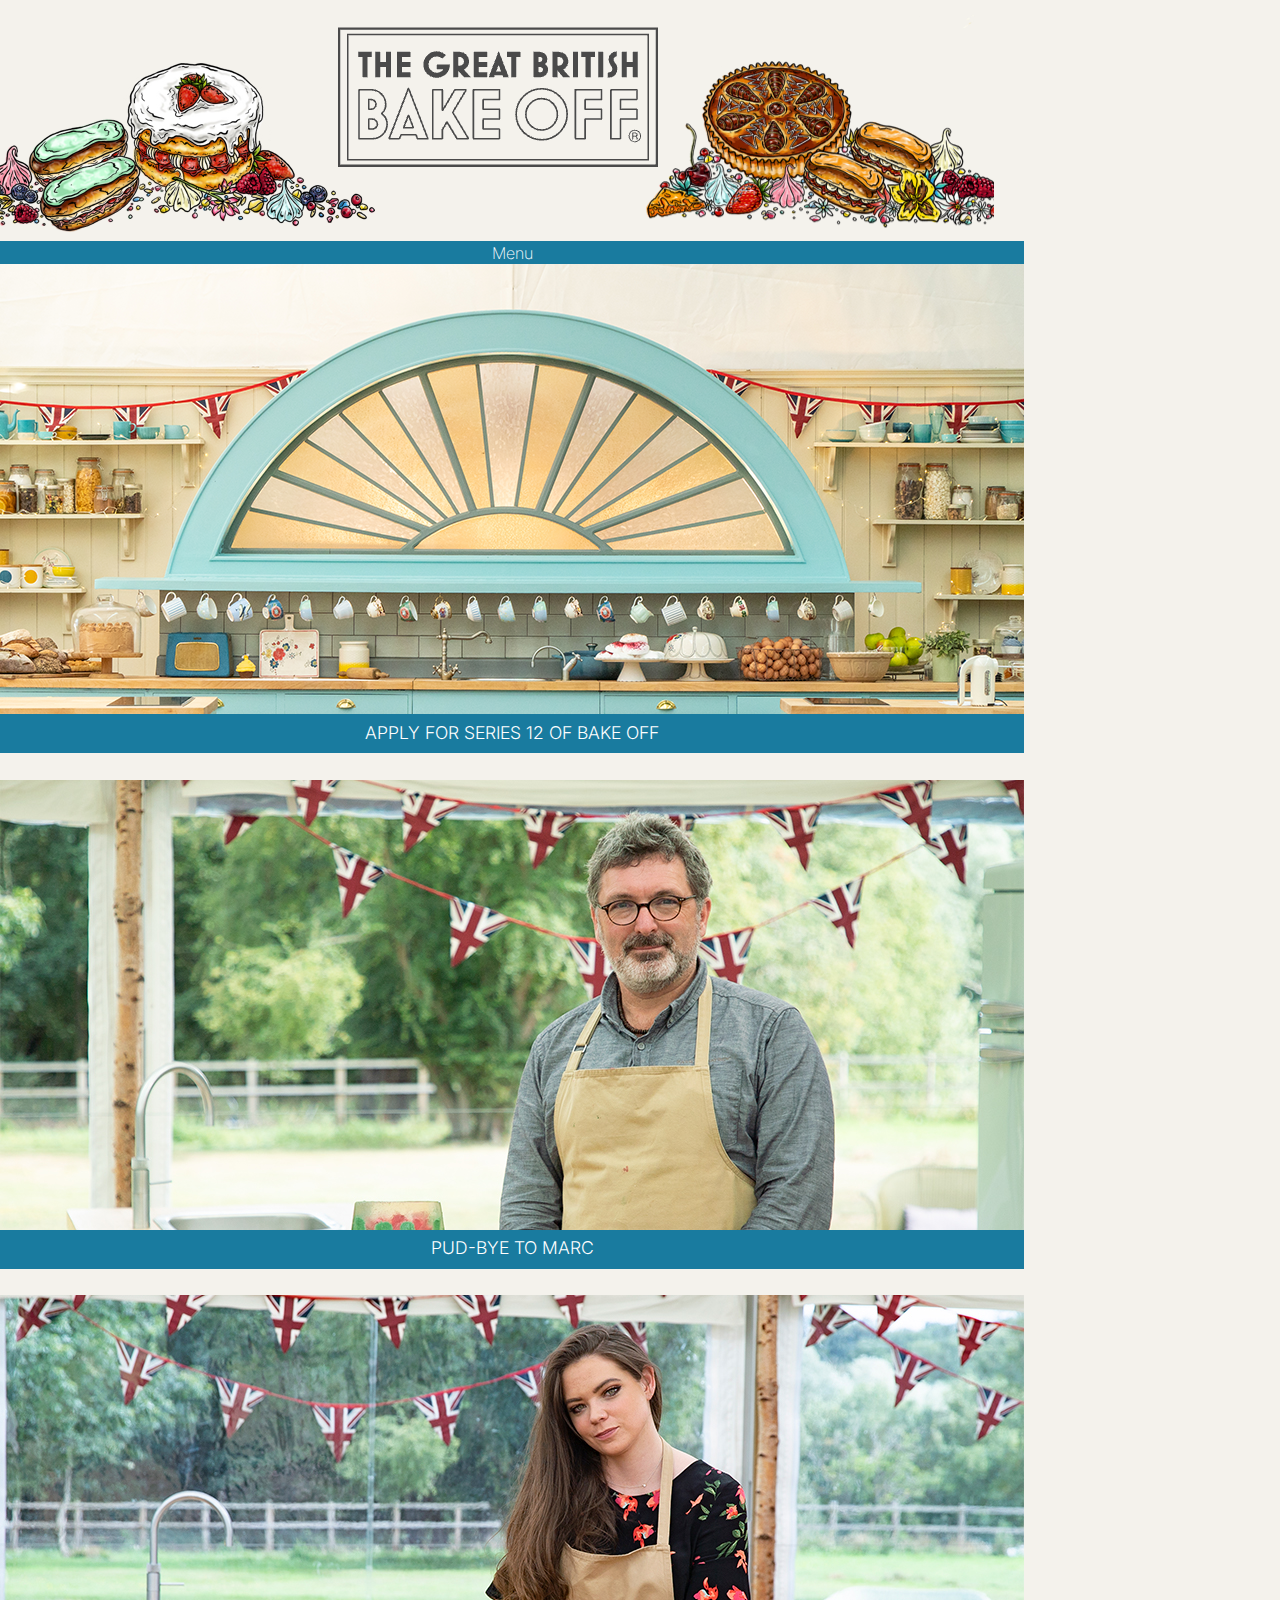
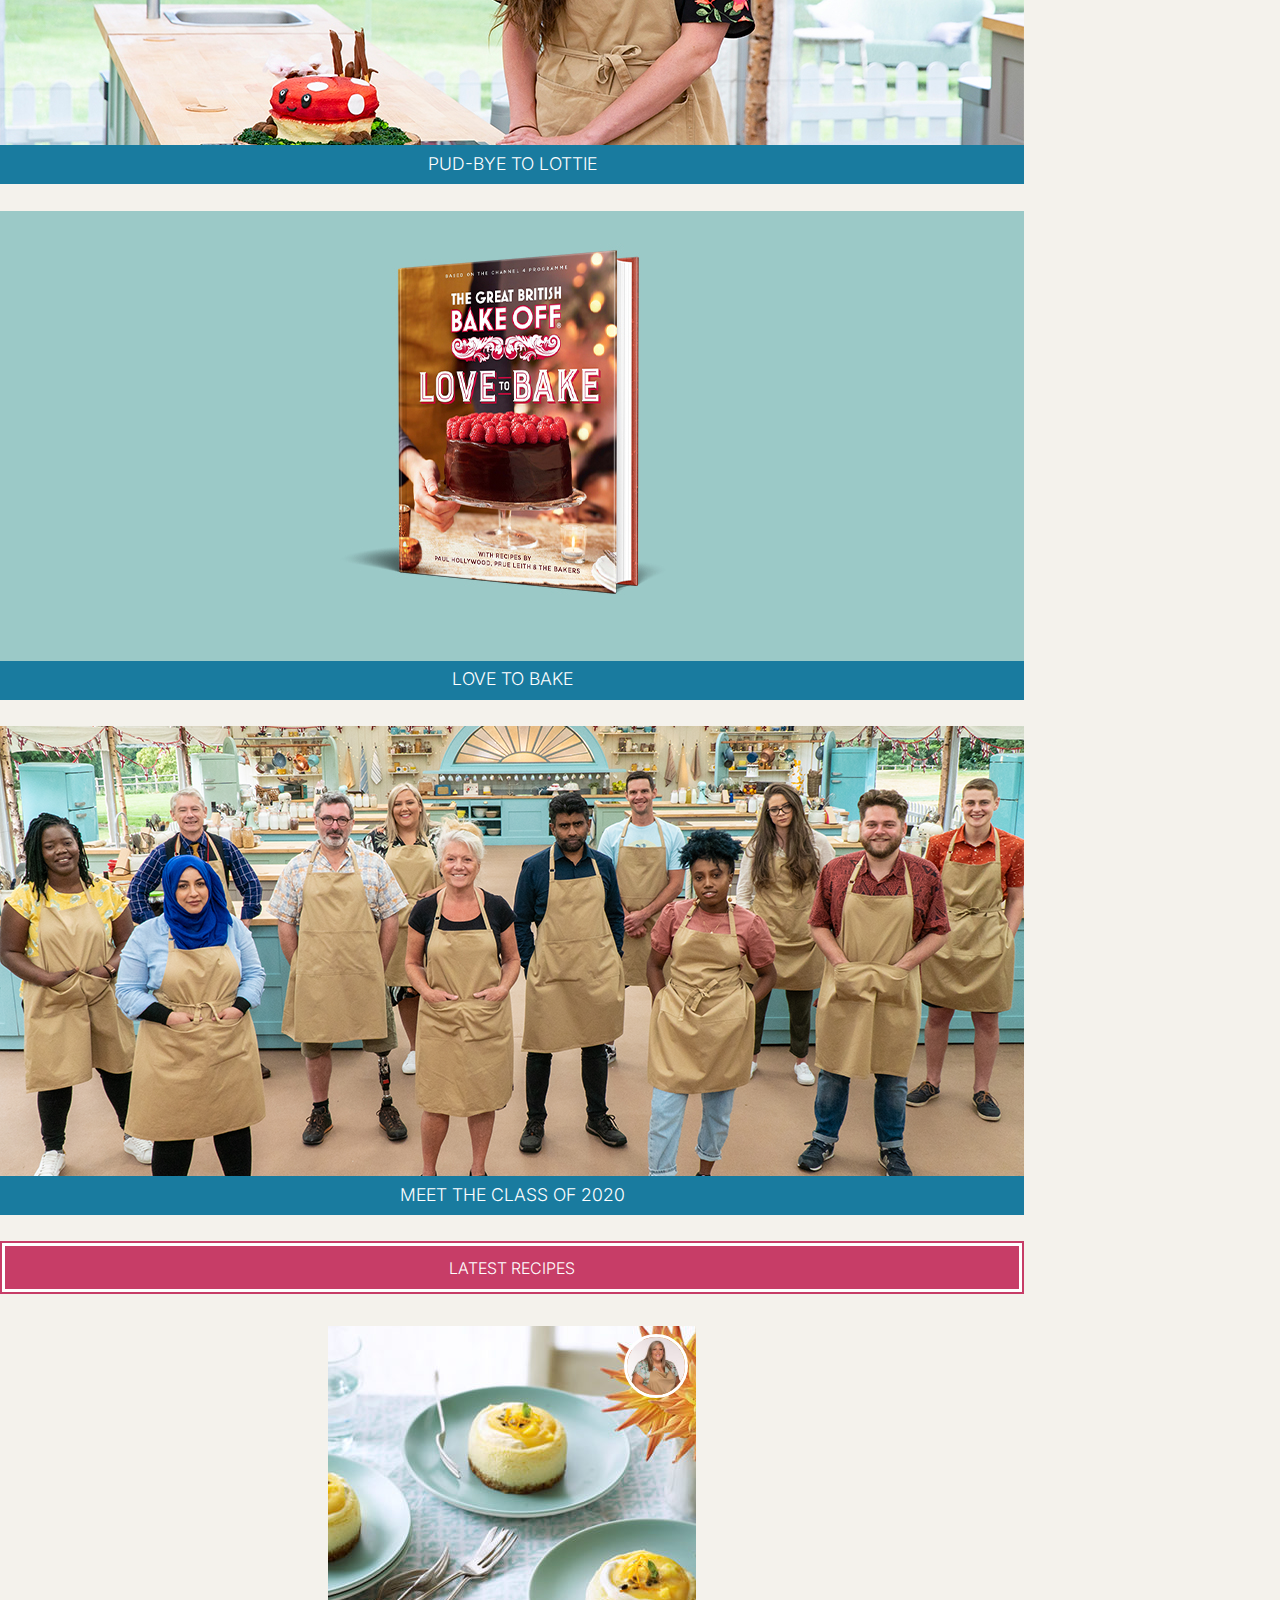
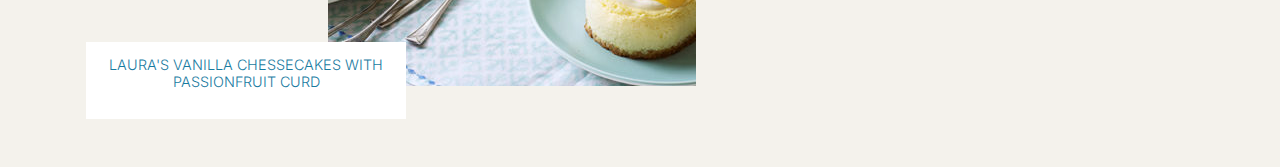
<file: index.html>
<!doctype html>
<html lang="nl">
	
<head>
	<meta charset="UTF-8">
	<meta name="author" content="jouw naam">
	<meta name="viewport" content="width=device-width, initial-scale=1">
	
	<title>The Great British Bake Off</title>
	
	<link href="styles/style.css" rel="stylesheet">
	
	
	<link rel="preconnect" href="https://fonts.gstatic.com">
    <link href="https://fonts.googleapis.com/css2?family=Raleway:wght@100;200;300;400;500&display=swap" rel="stylesheet">

    <link href="https://fonts.googleapis.com/css2?family=Inter:wght@100;200;300;400;500&display=swap" rel="stylesheet">
</head>

<body>
	<header>
	<img src="images/GBBO/Header_Image_GBBO.png">
	<button id="nav-button"> Menu </button>
	<nav id="nav-bar" class="togglenav">
	    <ul>
	        <li><a href="#"><img src="images/Icons/Home-Icon.png" alt="Home"></a></li>
	        <li><a href="#">News</a></li>
	        <li><a href="#">Recipes</a></li>
	        <li><a href="#">Your bakes</a></li>
	        <li><a href="#">The bakers</a></li>
	        <li><a href="#">Shop</a></li>
	        <li><a href="#">An extra slice</a></li>
	        <li><a href="#">About</a></li>
	        <li><a href="#">Contact us</a></li>
	        <li><a href="#">Catch up on all 4</a></li>
	    </ul>
	    
	    <ul>
	        <li><a href='#'><img src='images/Icons/Facebook-Icon.png' alt="Facebook"></a></li>
	        <li><a href='#'><img src='images/Icons/Twitter-Icon.png' alt="Twitter"></a></li>
	        <li><a href='#'><img src='images/Icons/Instagram-Icon.png' alt="Instagram"></a></li>
	        <li><a href='#'><img src='images/Icons/YouTube-Icon.png' alt="YouTube"></a></li>
	        <li><a href='#'><img src='images/Icons/BakeOffBox-Icon.png' alt="Bake Off Box"></a></li>
	    </ul>
	</nav>
	<script src="scripts/script.js"></script>
	</header>
	
	<main>
	    <section class="homepage-featured">
	        <article>
            <a href="">
	            <img src="images/GBBO/homepage-feautured-1.png">
                <h3>Apply for Series 12 of Bake Off</h3>
	       </a>
	        </article>
	        
	        <article>
            <a href="">
	            <img src="images/GBBO/pud-bye-to-marc.jpg">
	            <h3>Pud-bye to Marc</h3>
	       </a>
	        </article>
	        
	        <article>
            <a href="">
	            <img src="images/GBBO/pud-bye-to-lottie.jpg">
	            <h3>Pud-bye to Lottie</h3>
            </a>
	        </article>
	        
	        <article>
            <a href="">
	            <img src="images/GBBO/LovetoBake.jpg">
	            <h3>Love to bake</h3>
            </a>
	        </article>
	        <article>
            <a href="">
	            <img src="images/GBBO/Meet-the-class-of-2020.jpg">
	            <h3>Meet the class of 2020</h3>
            </a>
	        </article>
	    </section>
	    
	    <section class="feautured-recipes">
	        <header>
	        <h3>Latest recipes</h3>
	        </header>
	        
	        <article class="recipes-styling">
               <a href="recept.html">
                <div class="article-container">
	            <img src="images/GBBO/Lauras-curds.jpg">
	            <img src="images/GBBO/Laura-100x100.jpg">
	            </div>
	            <div>
	            <h3>Laura's vanilla chessecakes with passionfruit curd</h3>
	            </div>
	           </a> 
	        </article>
	        
	    </section>
	    
	    
	</main>
	
	<footer>
	    
	</footer>
</body>
	
</html>
</file>
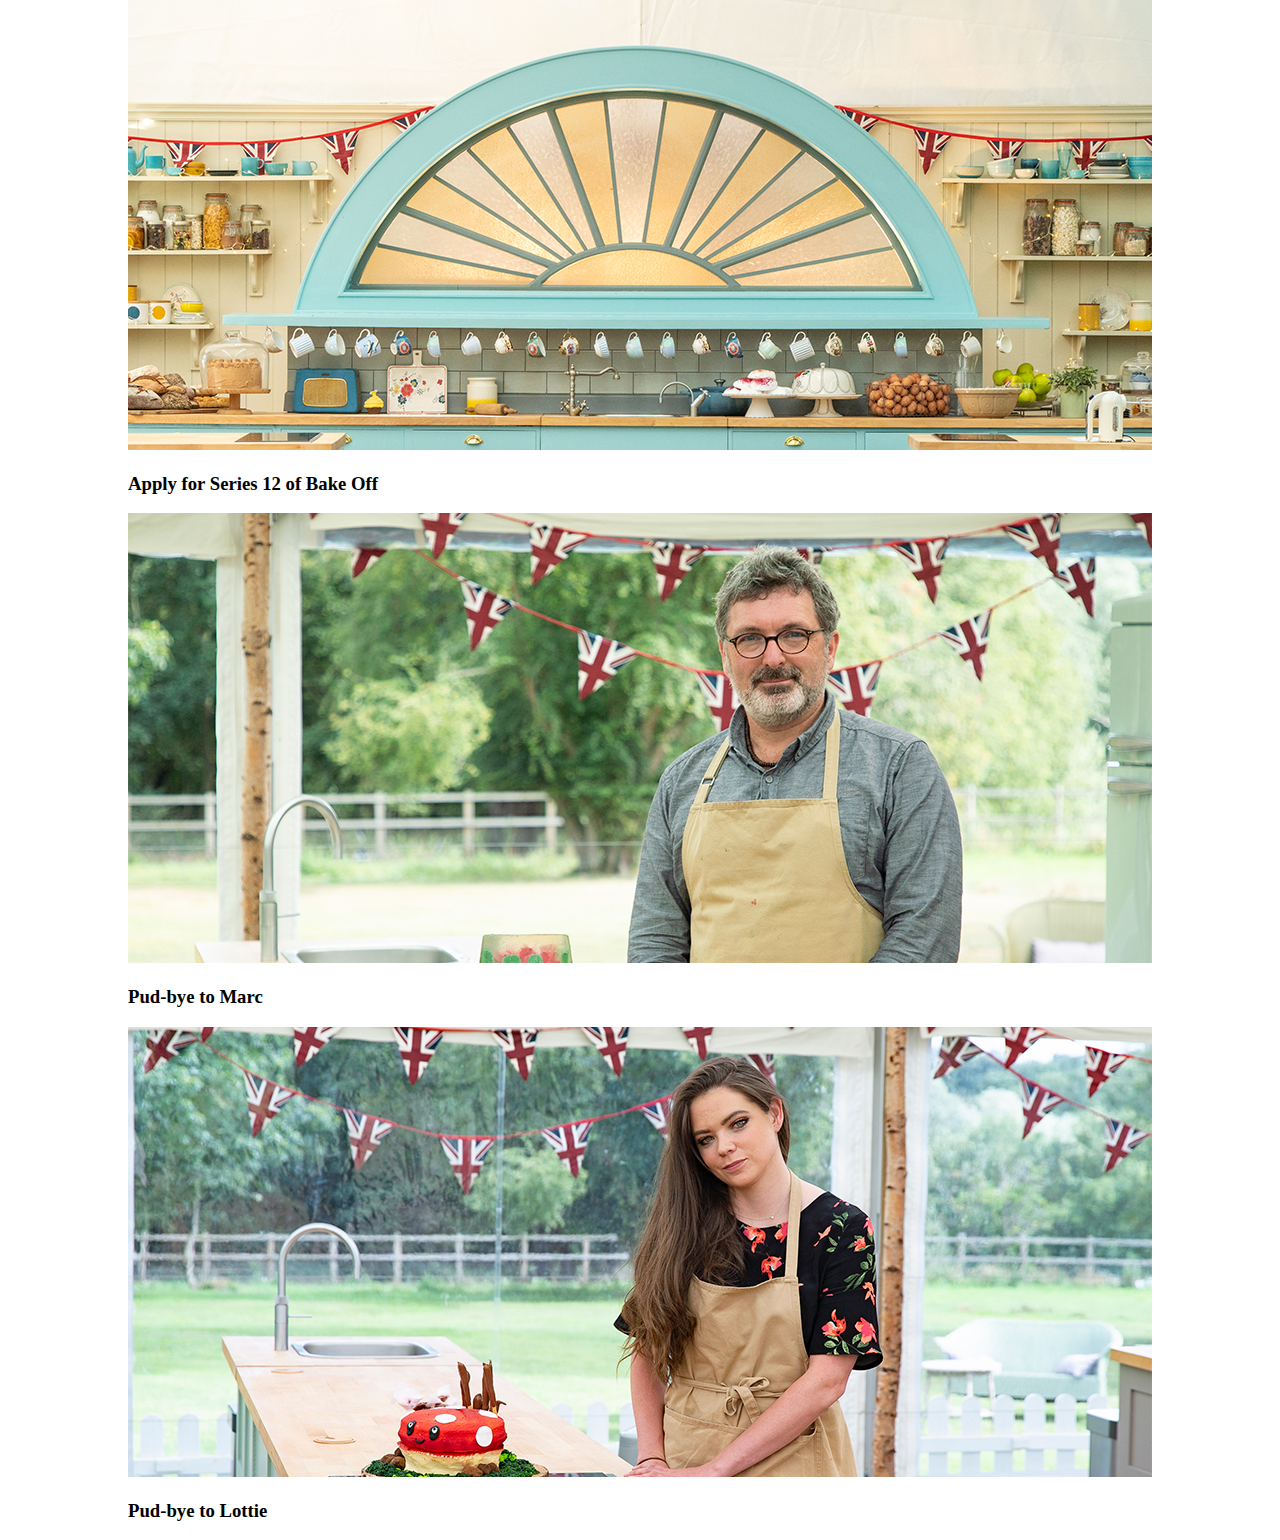
<file: basiswebsite - nola - v1/index.html>
<!doctype html>
<html lang="nl">
	
<head>
	<meta charset="UTF-8">
	<meta name="author" content="jouw naam">
	<meta name="viewport" content="width=device-width, initial-scale=1">
	
	<title>Howdy</title>
	
	<link href="styles/style.css" rel="stylesheet">
	<script src="scripts/script.js"></script>
</head>

<body>
	<header>
	</header>
	
	<main>
	    <section id="homepage-featured">
	        <article>
	            <img src="images/GBBO/homepage-feautured-1.png">
	            <h3>Apply for Series 12 of Bake Off</h3>
	        </article>
	        
	        <article>
	            <img src="images/GBBO/pud-bye-to-marc.jpg">
	            <h3>Pud-bye to Marc</h3>
	        </article>
	        
	        <article>
	            <img src="images/GBBO/pud-bye-to-lottie.jpg">
	            <h3>Pud-bye to Lottie</h3>
	        </article>
	    </section>
	    
	    <section id="feautured-recipes">
	        
	    </section>
	</main>
	
	<footer>
	    
	</footer>
</body>
	
</html>
</file>
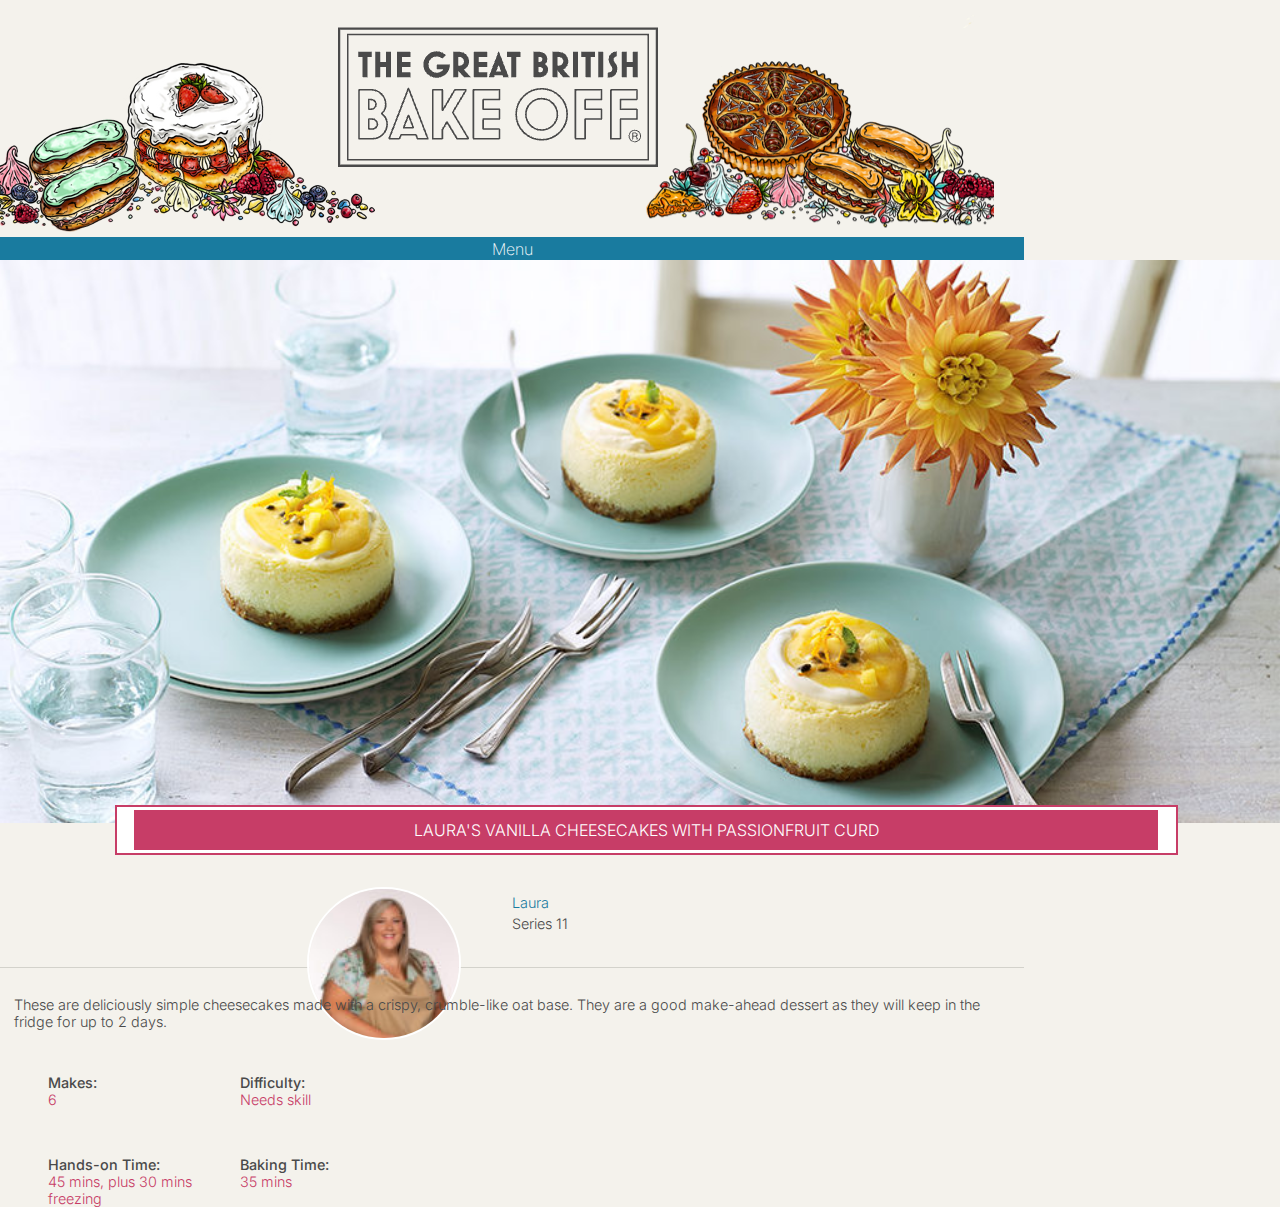
<file: recept.html>
<html lang="nl">
	
<head>
	<meta charset="UTF-8">
	<meta name="author" content="jouw naam">
	<meta name="viewport" content="width=device-width, initial-scale=1">
	
	<title>The Great British Bake Off</title>
	
	<link href="styles/style.css" rel="stylesheet">
	
	
	<link rel="preconnect" href="https://fonts.gstatic.com">
    <link href="https://fonts.googleapis.com/css2?family=Raleway:wght@100;200;300;400;500&display=swap" rel="stylesheet">

    <link rel="preconnect" href="https://fonts.gstatic.com">
    <link href="https://fonts.googleapis.com/css2?family=Inter:wght@100;200;300;400;500&display=swap" rel="stylesheet">
</head>

<body>
	<header>
	<img src="images/GBBO/Header_Image_GBBO.png">
	<button id="nav-button"> Menu </button>
	<nav id="nav-bar" class="togglenav">
	    <ul>
	        <li><a href="#"><img src="images/Icons/Home-Icon.png" alt="Home"></a></li>
	        <li><a href="#">News</a></li>
	        <li><a href="#">Recipes</a></li>
	        <li><a href="#">Your bakes</a></li>
	        <li><a href="#">The bakers</a></li>
	        <li><a href="#">Shop</a></li>
	        <li><a href="#">An extra slice</a></li>
	        <li><a href="#">About</a></li>
	        <li><a href="#">Contact us</a></li>
	        <li><a href="#">Catch up on all 4</a></li>
	    </ul>
	    
	    <ul>
	        <li><a href='#'><img src='images/Icons/Facebook-Icon.png' alt="Facebook"></a></li>
	        <li><a href='#'><img src='images/Icons/Twitter-Icon.png' alt="Twitter"></a></li>
	        <li><a href='#'><img src='images/Icons/Instagram-Icon.png' alt="Instagram"></a></li>
	        <li><a href='#'><img src='images/Icons/YouTube-Icon.png' alt="YouTube"></a></li>
	        <li><a href='#'><img src='images/Icons/BakeOffBox-Icon.png' alt="Bake Off Box"></a></li>
	    </ul>
	</nav>
	<script src="scripts/script.js"></script>
	</header>
    
    <main id="recepten-page">
        <article>
        <img src="images/Recept/VanillaCheesecakePassionFruit-1024x450.jpg">
        <div class="page-banner">
            <h1>Laura's vanilla cheesecakes with passionfruit curd</h1>
        </div>
        </article>
        
        <div class="recipe-introduction">
            <img src="images/Recept/Laura-100x100.jpg">
            <h5>Laura</h5>
            <p>Series 11</p>
        </div>
        
        <article>
           <p>These are deliciously simple cheesecakes made with a crispy, crumble-like oat base. They are a good make-ahead dessert as they will keep in the fridge for up to 2 days.</p>
           <span>
            <p>Makes:</p>
            <p>6</p>
            </span>
            <span>
            <p>Difficulty:</p>
            <p>Needs skill</p>
            </span>
            <span>
            <p>Hands-on Time:</p>
            <p>45 mins, plus 30 mins freezing</p>
            </span>
            <span>
            <p>Baking Time:</p>
            <p>35 mins</p>
            </span>
        </article>
    </main>
    
    <footer>
        
    </footer>
</body>
</file>
<file: styles/style.css>
/* CSS Document */
*, *::after, *::before {
  box-sizing:border-box;  
}

body {
    display: block;
    margin: 0 0;
    max-width: 64em;
    background-color: #f4f2ec;
}

/*------- Header en Nav ------*/

header img {
    max-width: 100vw;
    margin: 0;
}

button {
    background-color: #197b9f;
    border: none;
    color: white;
    text-align: center;
    text-decoration: none;
    display: inline-block;
    font-family: 'Inter', 'Raleway', sans-serif;
    font-weight: 200;
    font-size: 1em;
    min-width: 100%;
    padding: 0.1em;
}

/*---- voor animatie nav ----*/

header nav {
    background: #166988;
}

nav.togglenav {
    display: none;
}

/*------ Nav styling ----*/

header nav ul {
    text-align: center;
    list-style: none;
    margin-top: 0;
}

header nav a{
    box-sizing: border-box;
    align-content: center;
    
    font-family: 'Inter', 'Raleway', sans-serif;
    font-weight: 200;
    line-height: 2.8em;
    text-transform: uppercase;
    color: white;
    font-size: 0.9em;
    text-decoration: none;
}

header nav a:focus {
    color: white;
    text-decoration: underline;
    background-color: #197b9f;
}

header nav a:hover {
    color: white;
    text-decoration: underline;
    background-color: #197b9f;
}

header nav a img {
    max-width: 10%;
    margin-top: 0.5em;
    margin-bottom: -0.5em;
}

header nav li:last-of-type a{
    line-height: 6em;
}

header nav ul:last-of-type {
    margin-top: -0.5em;
}

header nav ul:last-of-type li{
    display: inline;
}

/*------ Feautured Articles ------*/

article a {
    text-decoration: none;
}

article a:hover {
    text-decoration: underline;
    color: white;
}

article img {
    max-width: 100vw;
    margin-bottom: 0;
}

.homepage-featured article h3 {
    display: block;
    margin-top: -0.4em;
    margin-bottom: 1.5em;
    text-align: center;
    padding: 0.6em;
    font-size: 1.1em;
    font-family: 'Inter', 'Raleway', sans-serif;
    font-weight: 300;
    text-transform: uppercase;
    color: white;
    background: #197b9f;
}

/*------ Feautured Recipes ------*/

.feautured-recipes header {
    margin: auto;
    margin-bottom: 2em;
    max-width: 80vw;
    background-color: white;
    border: #c73d67 2px solid;
    padding: 3px;
}

.feautured-recipes header h3{
    display: block;
    padding: 0.7em;
    margin: 0;
    text-align: center;
    font-family: 'Inter', 'Raleway', sans-serif;
    font-weight: 300;
    font-size: 1em;
    text-transform: uppercase;
    color: white;
    background: #c73d67;
}



/*------ Articles slider ------*/

.article-container {
    display: block;
    box-sizing: border-box;
    align-content: center;
    
    margin: auto;
    overflow: hidden;
    max-width: 23em;
    max-height: 23em;
    
    position: relative;
}


.recipes-styling img:first-of-type:hover {
    transform: scale(1.10);
    transition: 0.5s;
}


.recipes-styling img:last-of-type {
  position: absolute;
  top: 0.5em;
  right: 0.5em;
  border: 0.2em solid white;
  border-radius: 50%;
  width: 4em;
}

.recipes-styling div:nth-of-type(2) {
    position: relative;
    left: 5.4em;
    bottom: 3em;
    max-width: 20em;
}

.recipes-styling h3 {
    align-content: center;
    margin: 0;
    padding: 1em 0 2em 0;
    max-width: 23em;
    
    background: white;
    color: #197b9f;
    text-align: center;
    font-family: 'Inter', 'Raleway', sans-serif;
    font-weight: 300;
    font-size: 0.9em;
    text-transform: uppercase;
}



/*-----------RECEPTEN PAGINA--------------*/

/*-----------BANNER--------------*/
#recepten-page article {
    position: relative;
}

#recepten-page img{
    display:block;
    width: 100vw;
    height: auto;
}

div.page-banner {
    position: absolute;
    left: 9vw;
    bottom: -2em;
    background-color: #fff;
    padding: 3px;
    border: 2px solid #c73d67;
    width: 83vw;
}

div.page-banner h1 {
    display: block;
    margin: auto;
    padding: 10px;
    width: 80vw;
    background-color: #c73d67;
    color: #fff;
    text-align: center;
    text-transform: uppercase;
    font-family: 'Inter', 'Raleway', sans-serif;
    font-weight: 300; 
    font-size: 1em;
}


/*-----------INTRO--------------*/

div.recipe-introduction {
    margin-top: 4em;
    position: relative;
    padding-bottom: 5em;
    border-bottom: 1px solid #d3d2cb;
}

div.recipe-introduction img {
    position: absolute;
    left: 30%;
    max-width: 15%;
    border-radius: 50%;
    border: 2px solid #fff;
}

div.recipe-introduction h5 {
    position: absolute;
    left: 50%;
    top: 0.5em;
    margin: 0;
    font-family: 'Inter', 'Raleway', sans-serif;
    font-weight: 300; 
    font-size: 0.9em;
    color: #197b9f;
}

div.recipe-introduction p {
    position: absolute;
    left: 50%;
    top: 2em;
    margin: 0;
    font-family: 'Inter', 'Raleway', sans-serif;
    font-weight: 300; 
    font-size: 0.9em;
    color: #4a4a4a;
}

#recepten-page article {
    position: relative;
}

#recepten-page article p:first-of-type {
    font-family: 'Inter', 'Raleway', sans-serif;
    font-weight: 300; 
    font-size: 0.9em;
    color: #4a4a4a;
    margin: 2em 1em 3em 1em;
}

#recepten-page article span p:first-of-type{
    margin: 0;
    font-family: 'Inter', 'Raleway', sans-serif;
    font-weight: 500; 
    font-size: 0.9em;
    color: #4a4a4a;
}

#recepten-page article span p:nth-of-type(2){
    margin: 0;
    font-family: 'Inter', 'Raleway', sans-serif;
    font-weight: 300; 
    font-size: 0.9em;
    color: #c73d67;
}

#recepten-page article span:first-of-type {
    position: absolute;
    left: 3em;
}

#recepten-page article span:nth-of-type(2) {
    position: absolute;
    left: 15em;
}

#recepten-page article span:nth-of-type(3) {
    position: absolute;
    left: 3em;
    top: 10em;
    max-width: 10em;
}

#recepten-page article span:nth-of-type(4) {
    position: absolute;
    left: 15em;
    top: 10em;
}
</file>
<file: basiswebsite - nola - v1/styles/style.css>
/* CSS Document */
*, *::after, *::before {
  box-sizing:border-box;  
}

body {
    display: block;
    margin:0 auto;
    max-width: 64em;
}

article {
    
}

article img {
    max-width: 100vw;
}
</file>
